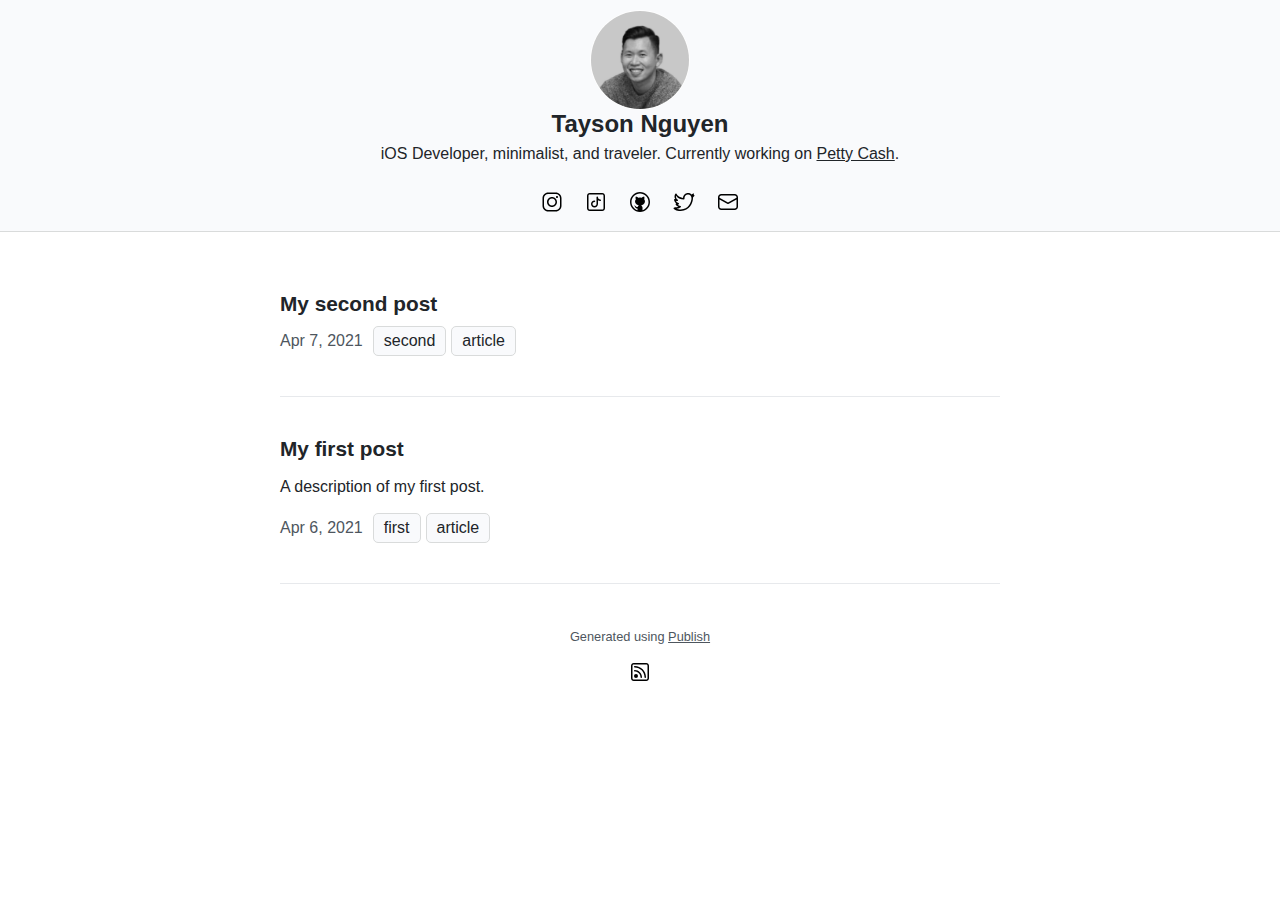
<file: index.html>
<!DOCTYPE html><html lang="en"><head><meta charset="UTF-8"/><meta name="og:site_name" content="Tayson Nguyen"/><link rel="canonical" href="https://tayson.dev"/><meta name="twitter:url" content="https://tayson.dev"/><meta name="og:url" content="https://tayson.dev"/><title>Tayson Nguyen</title><meta name="twitter:title" content="Tayson Nguyen"/><meta name="og:title" content="Tayson Nguyen"/><meta name="description" content="iOS Developer, minimalist, and traveler. Currently working on [Petty Cash](https://pettycash.app)."/><meta name="twitter:description" content="iOS Developer, minimalist, and traveler. Currently working on [Petty Cash](https://pettycash.app)."/><meta name="og:description" content="iOS Developer, minimalist, and traveler. Currently working on [Petty Cash](https://pettycash.app)."/><meta name="twitter:card" content="summary"/><link rel="stylesheet" href="/styles.css" type="text/css"/><meta name="viewport" content="width=device-width, initial-scale=1.0"/><link rel="shortcut icon" href="/images/favicon.png" type="image/png"/><link rel="alternate" href="/feed.rss" type="application/rss+xml" title="Subscribe to Tayson Nguyen"/><!-- Global site tag (gtag.js) - Google Analytics -->
<script async src="https://www.googletagmanager.com/gtag/js?id=G-JK9DRKP7HV"></script>
<script>
  window.dataLayer = window.dataLayer || [];
  function gtag(){dataLayer.push(arguments);}
  gtag('js', new Date());

  gtag('config', 'G-JK9DRKP7HV');
</script></head><body><header><div class="wrapper"><a href="/"><img class="avatar" src="/images/avatar.png"/></a><a class="site-name" href="/">Tayson Nguyen</a><div class="description"><p>iOS Developer, minimalist, and traveler. Currently working on <a href="https://pettycash.app">Petty Cash</a>.</p></div><nav><ul><li><a href="https://instagram.com/taysondev"><img src="/icons/instagram.svg"/></a></li><li><a href="https://tiktok.com/@taysondev"><img src="/icons/tiktok.svg"/></a></li><li><a href="https://github.com/tayson"><img src="/icons/github.svg"/></a></li><li><a href="https://twitter.com/taysondev"><img src="/icons/twitter.svg"/></a></li><li><a href="mailto:tayson@tayson.dev"><img src="/icons/envelope.svg"/></a></li></ul></nav></div></header><div class="wrapper"><ul class="item-list"><li><article><h1><a href="/posts/second-post">My second post</a></h1><p></p><span class="post-date">Apr 7, 2021</span><ul class="tag-list"><li><a href="/tags/second">second</a></li><li><a href="/tags/article">article</a></li></ul></article><hr/></li><li><article><h1><a href="/posts/first-post">My first post</a></h1><p>A description of my first post.</p><span class="post-date">Apr 6, 2021</span><ul class="tag-list"><li><a href="/tags/first">first</a></li><li><a href="/tags/article">article</a></li></ul></article><hr/></li></ul></div><footer><p>Generated using <a href="https://github.com/johnsundell/publish">Publish</a></p><p><a href="/feed.rss"><img src="/icons/rss.svg"/></a></p></footer></body></html>
</file>
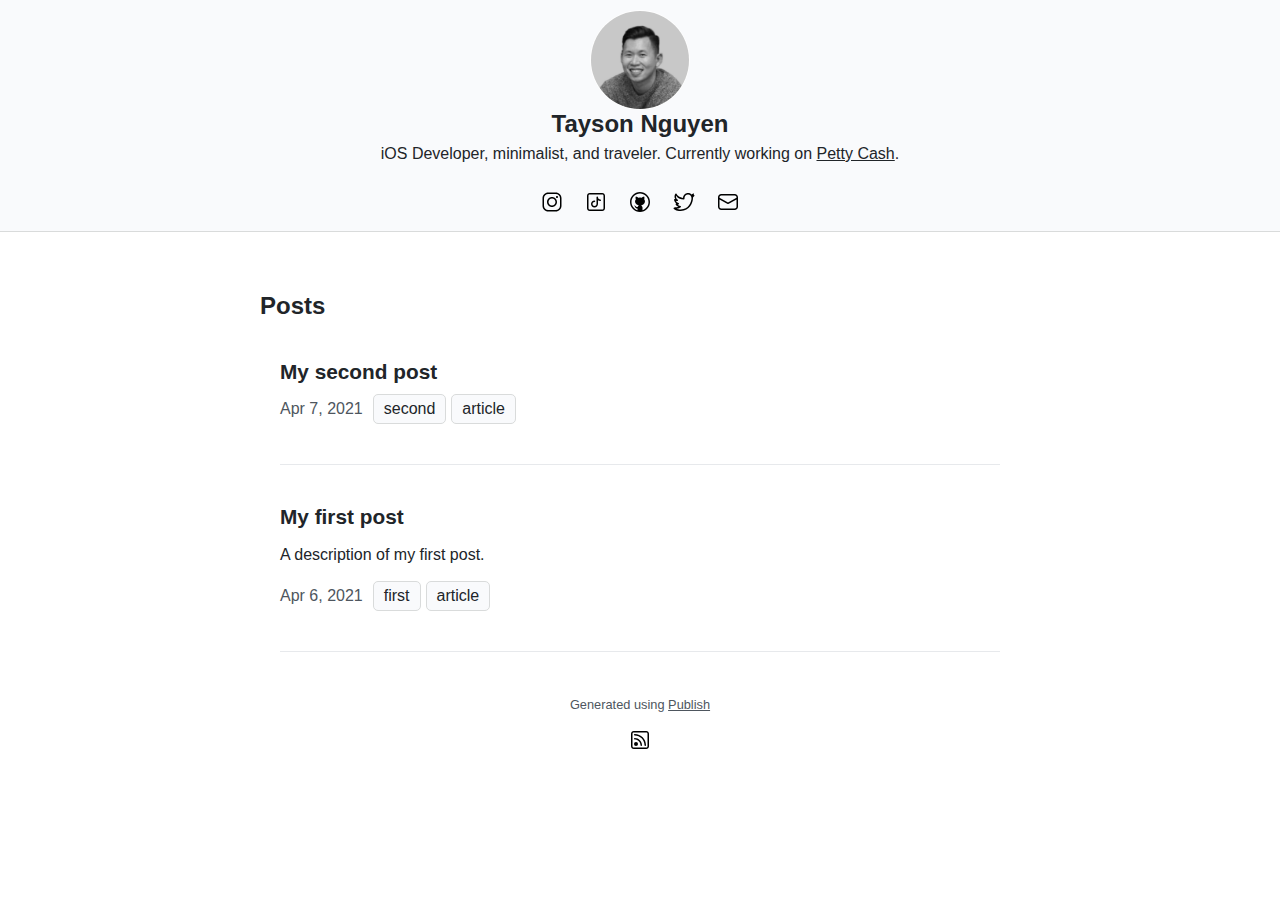
<file: posts/index.html>
<!DOCTYPE html><html lang="en"><head><meta charset="UTF-8"/><meta name="og:site_name" content="Tayson Nguyen"/><link rel="canonical" href="https://tayson.dev/posts"/><meta name="twitter:url" content="https://tayson.dev/posts"/><meta name="og:url" content="https://tayson.dev/posts"/><title>Posts | Tayson Nguyen</title><meta name="twitter:title" content="Posts | Tayson Nguyen"/><meta name="og:title" content="Posts | Tayson Nguyen"/><meta name="description" content="iOS Developer, minimalist, and traveler. Currently working on [Petty Cash](https://pettycash.app)."/><meta name="twitter:description" content="iOS Developer, minimalist, and traveler. Currently working on [Petty Cash](https://pettycash.app)."/><meta name="og:description" content="iOS Developer, minimalist, and traveler. Currently working on [Petty Cash](https://pettycash.app)."/><meta name="twitter:card" content="summary"/><link rel="stylesheet" href="/styles.css" type="text/css"/><meta name="viewport" content="width=device-width, initial-scale=1.0"/><link rel="shortcut icon" href="/images/favicon.png" type="image/png"/><link rel="alternate" href="/feed.rss" type="application/rss+xml" title="Subscribe to Tayson Nguyen"/><!-- Global site tag (gtag.js) - Google Analytics -->
<script async src="https://www.googletagmanager.com/gtag/js?id=G-JK9DRKP7HV"></script>
<script>
  window.dataLayer = window.dataLayer || [];
  function gtag(){dataLayer.push(arguments);}
  gtag('js', new Date());

  gtag('config', 'G-JK9DRKP7HV');
</script></head><body><header><div class="wrapper"><a href="/"><img class="avatar" src="/images/avatar.png"/></a><a class="site-name" href="/">Tayson Nguyen</a><div class="description"><p>iOS Developer, minimalist, and traveler. Currently working on <a href="https://pettycash.app">Petty Cash</a>.</p></div><nav><ul><li><a href="https://instagram.com/taysondev"><img src="/icons/instagram.svg"/></a></li><li><a href="https://tiktok.com/@taysondev"><img src="/icons/tiktok.svg"/></a></li><li><a href="https://github.com/tayson"><img src="/icons/github.svg"/></a></li><li><a href="https://twitter.com/taysondev"><img src="/icons/twitter.svg"/></a></li><li><a href="mailto:tayson@tayson.dev"><img src="/icons/envelope.svg"/></a></li></ul></nav></div></header><div class="wrapper"><h2>Posts</h2><ul class="item-list"><li><article><h1><a href="/posts/second-post">My second post</a></h1><p></p><span class="post-date">Apr 7, 2021</span><ul class="tag-list"><li><a href="/tags/second">second</a></li><li><a href="/tags/article">article</a></li></ul></article><hr/></li><li><article><h1><a href="/posts/first-post">My first post</a></h1><p>A description of my first post.</p><span class="post-date">Apr 6, 2021</span><ul class="tag-list"><li><a href="/tags/first">first</a></li><li><a href="/tags/article">article</a></li></ul></article><hr/></li></ul></div><footer><p>Generated using <a href="https://github.com/johnsundell/publish">Publish</a></p><p><a href="/feed.rss"><img src="/icons/rss.svg"/></a></p></footer></body></html>
</file>
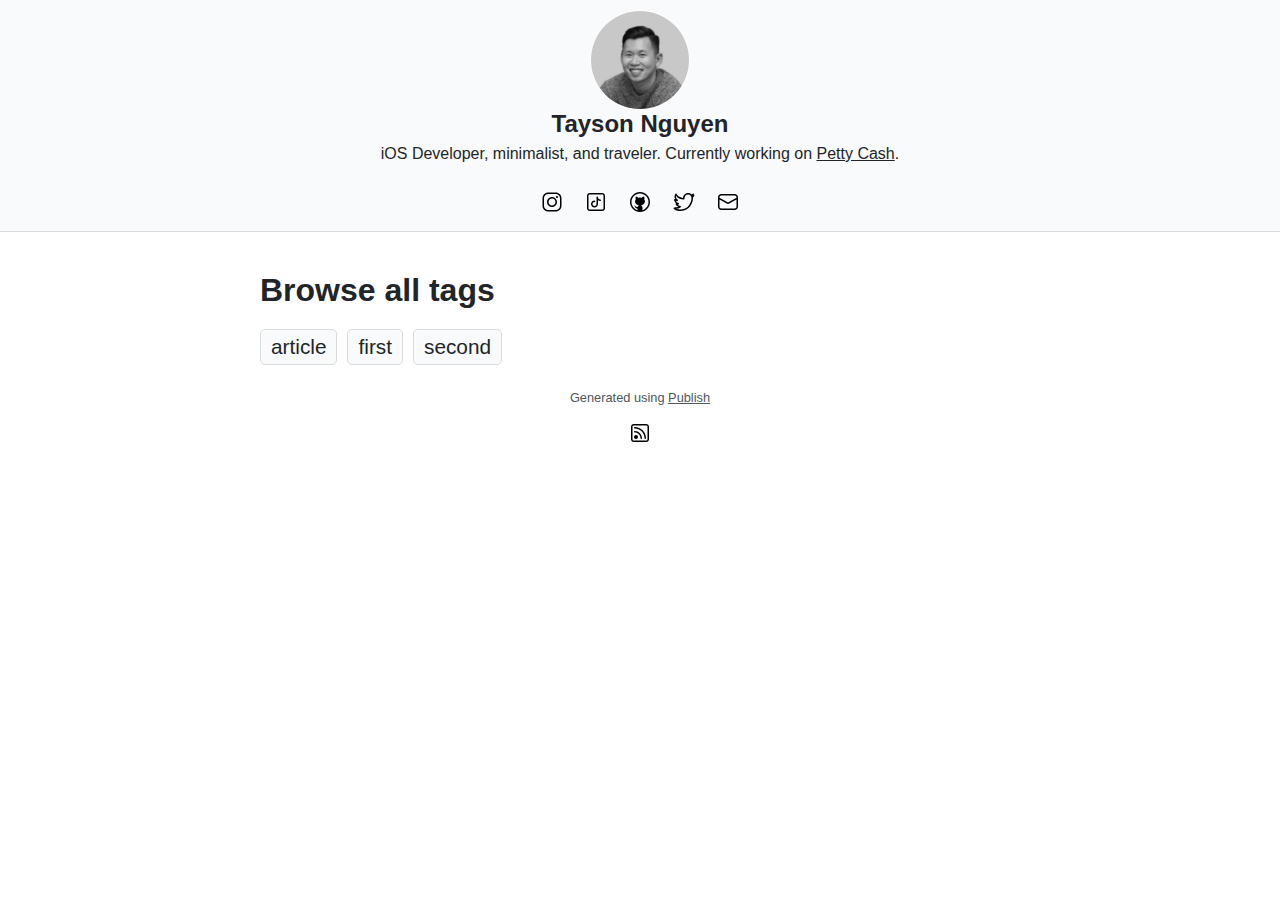
<file: tags/index.html>
<!DOCTYPE html><html lang="en"><head><meta charset="UTF-8"/><meta name="og:site_name" content="Tayson Nguyen"/><link rel="canonical" href="https://tayson.dev/tags"/><meta name="twitter:url" content="https://tayson.dev/tags"/><meta name="og:url" content="https://tayson.dev/tags"/><title>Tayson Nguyen</title><meta name="twitter:title" content="Tayson Nguyen"/><meta name="og:title" content="Tayson Nguyen"/><meta name="description" content="iOS Developer, minimalist, and traveler. Currently working on [Petty Cash](https://pettycash.app)."/><meta name="twitter:description" content="iOS Developer, minimalist, and traveler. Currently working on [Petty Cash](https://pettycash.app)."/><meta name="og:description" content="iOS Developer, minimalist, and traveler. Currently working on [Petty Cash](https://pettycash.app)."/><meta name="twitter:card" content="summary"/><link rel="stylesheet" href="/styles.css" type="text/css"/><meta name="viewport" content="width=device-width, initial-scale=1.0"/><link rel="shortcut icon" href="/images/favicon.png" type="image/png"/><link rel="alternate" href="/feed.rss" type="application/rss+xml" title="Subscribe to Tayson Nguyen"/><!-- Global site tag (gtag.js) - Google Analytics -->
<script async src="https://www.googletagmanager.com/gtag/js?id=G-JK9DRKP7HV"></script>
<script>
  window.dataLayer = window.dataLayer || [];
  function gtag(){dataLayer.push(arguments);}
  gtag('js', new Date());

  gtag('config', 'G-JK9DRKP7HV');
</script></head><body><header><div class="wrapper"><a href="/"><img class="avatar" src="/images/avatar.png"/></a><a class="site-name" href="/">Tayson Nguyen</a><div class="description"><p>iOS Developer, minimalist, and traveler. Currently working on <a href="https://pettycash.app">Petty Cash</a>.</p></div><nav><ul><li><a href="https://instagram.com/taysondev"><img src="/icons/instagram.svg"/></a></li><li><a href="https://tiktok.com/@taysondev"><img src="/icons/tiktok.svg"/></a></li><li><a href="https://github.com/tayson"><img src="/icons/github.svg"/></a></li><li><a href="https://twitter.com/taysondev"><img src="/icons/twitter.svg"/></a></li><li><a href="mailto:tayson@tayson.dev"><img src="/icons/envelope.svg"/></a></li></ul></nav></div></header><div class="wrapper"><h1>Browse all tags</h1><ul class="all-tags"><li class="tag"><a href="/tags/article">article</a></li><li class="tag"><a href="/tags/first">first</a></li><li class="tag"><a href="/tags/second">second</a></li></ul></div><footer><p>Generated using <a href="https://github.com/johnsundell/publish">Publish</a></p><p><a href="/feed.rss"><img src="/icons/rss.svg"/></a></p></footer></body></html>
</file>
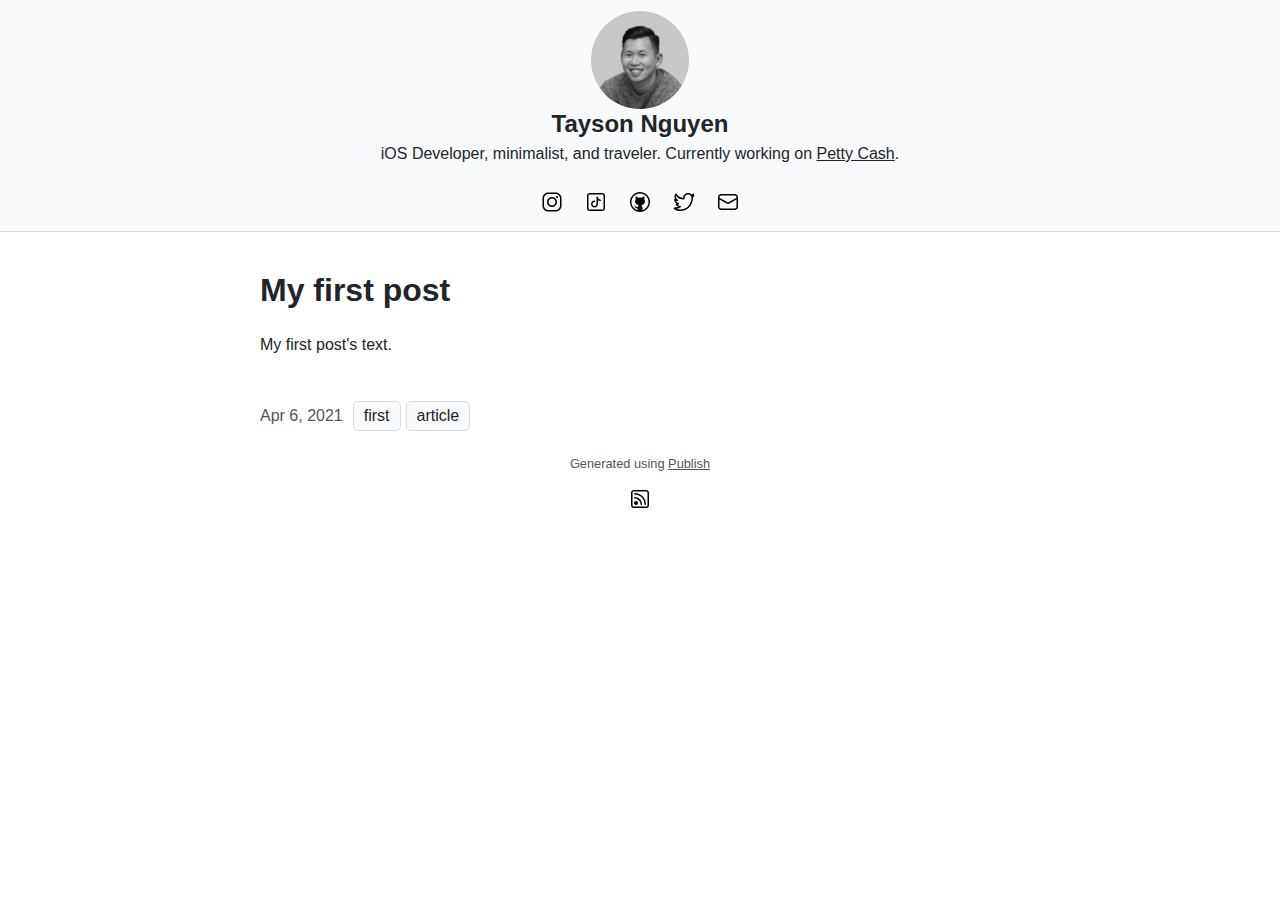
<file: posts/first-post/index.html>
<!DOCTYPE html><html lang="en"><head><meta charset="UTF-8"/><meta name="og:site_name" content="Tayson Nguyen"/><link rel="canonical" href="https://tayson.dev/posts/first-post"/><meta name="twitter:url" content="https://tayson.dev/posts/first-post"/><meta name="og:url" content="https://tayson.dev/posts/first-post"/><title>My first post | Tayson Nguyen</title><meta name="twitter:title" content="My first post | Tayson Nguyen"/><meta name="og:title" content="My first post | Tayson Nguyen"/><meta name="description" content="A description of my first post."/><meta name="twitter:description" content="A description of my first post."/><meta name="og:description" content="A description of my first post."/><meta name="twitter:card" content="summary"/><link rel="stylesheet" href="/styles.css" type="text/css"/><meta name="viewport" content="width=device-width, initial-scale=1.0"/><link rel="shortcut icon" href="/images/favicon.png" type="image/png"/><link rel="alternate" href="/feed.rss" type="application/rss+xml" title="Subscribe to Tayson Nguyen"/><!-- Global site tag (gtag.js) - Google Analytics -->
<script async src="https://www.googletagmanager.com/gtag/js?id=G-JK9DRKP7HV"></script>
<script>
  window.dataLayer = window.dataLayer || [];
  function gtag(){dataLayer.push(arguments);}
  gtag('js', new Date());

  gtag('config', 'G-JK9DRKP7HV');
</script></head><body class="item-page"><header><div class="wrapper"><a href="/"><img class="avatar" src="/images/avatar.png"/></a><a class="site-name" href="/">Tayson Nguyen</a><div class="description"><p>iOS Developer, minimalist, and traveler. Currently working on <a href="https://pettycash.app">Petty Cash</a>.</p></div><nav><ul><li><a href="https://instagram.com/taysondev"><img src="/icons/instagram.svg"/></a></li><li><a href="https://tiktok.com/@taysondev"><img src="/icons/tiktok.svg"/></a></li><li><a href="https://github.com/tayson"><img src="/icons/github.svg"/></a></li><li><a href="https://twitter.com/taysondev"><img src="/icons/twitter.svg"/></a></li><li><a href="mailto:tayson@tayson.dev"><img src="/icons/envelope.svg"/></a></li></ul></nav></div></header><div class="wrapper"><article><div class="content"><h1>My first post</h1><p>My first post's text.</p></div><span class="post-date">Apr 6, 2021</span><ul class="tag-list"><li><a href="/tags/first">first</a></li><li><a href="/tags/article">article</a></li></ul></article></div><footer><p>Generated using <a href="https://github.com/johnsundell/publish">Publish</a></p><p><a href="/feed.rss"><img src="/icons/rss.svg"/></a></p></footer></body></html>
</file>
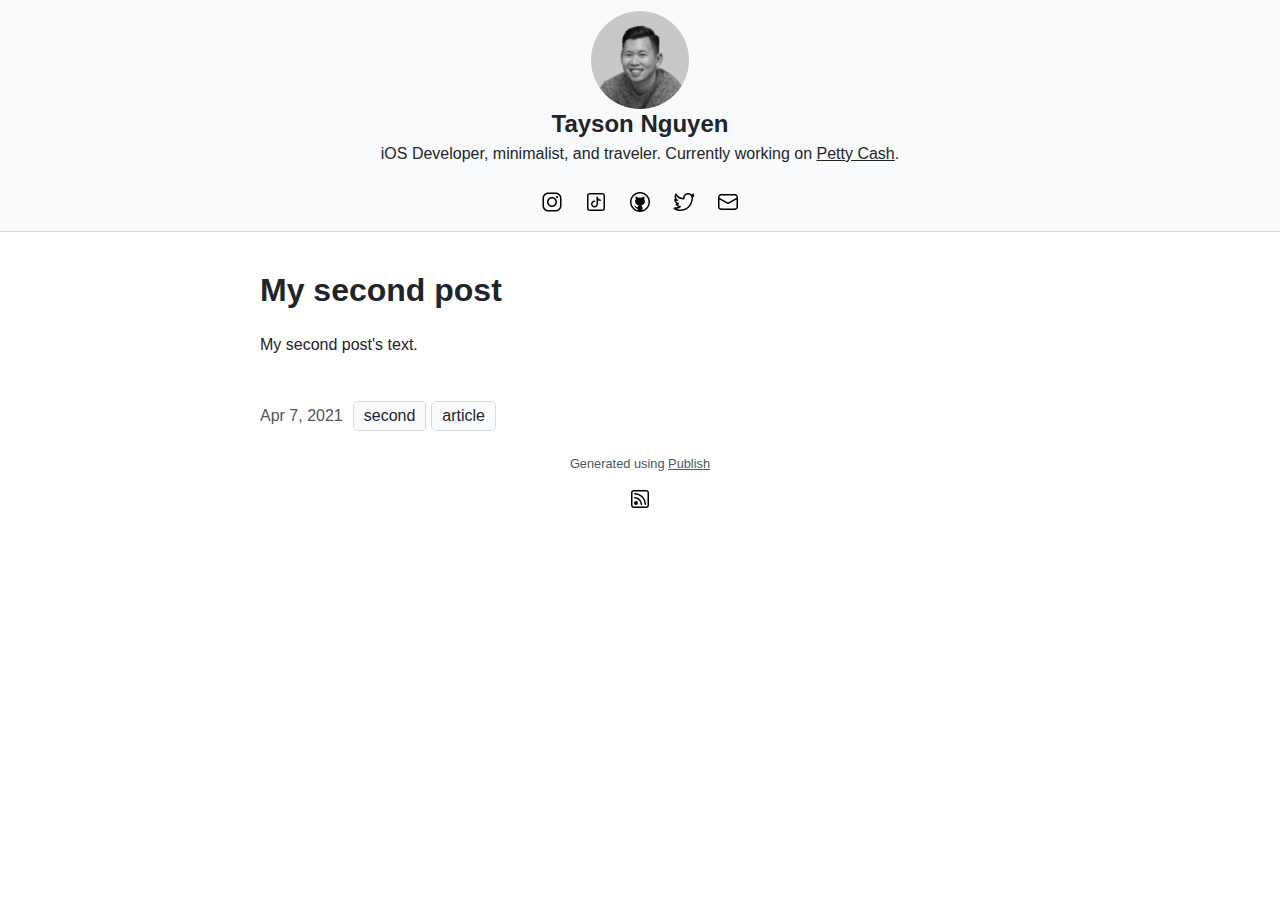
<file: posts/second-post/index.html>
<!DOCTYPE html><html lang="en"><head><meta charset="UTF-8"/><meta name="og:site_name" content="Tayson Nguyen"/><link rel="canonical" href="https://tayson.dev/posts/second-post"/><meta name="twitter:url" content="https://tayson.dev/posts/second-post"/><meta name="og:url" content="https://tayson.dev/posts/second-post"/><title>My second post | Tayson Nguyen</title><meta name="twitter:title" content="My second post | Tayson Nguyen"/><meta name="og:title" content="My second post | Tayson Nguyen"/><meta name="description" content="iOS Developer, minimalist, and traveler. Currently working on [Petty Cash](https://pettycash.app)."/><meta name="twitter:description" content="iOS Developer, minimalist, and traveler. Currently working on [Petty Cash](https://pettycash.app)."/><meta name="og:description" content="iOS Developer, minimalist, and traveler. Currently working on [Petty Cash](https://pettycash.app)."/><meta name="twitter:card" content="summary"/><link rel="stylesheet" href="/styles.css" type="text/css"/><meta name="viewport" content="width=device-width, initial-scale=1.0"/><link rel="shortcut icon" href="/images/favicon.png" type="image/png"/><link rel="alternate" href="/feed.rss" type="application/rss+xml" title="Subscribe to Tayson Nguyen"/><!-- Global site tag (gtag.js) - Google Analytics -->
<script async src="https://www.googletagmanager.com/gtag/js?id=G-JK9DRKP7HV"></script>
<script>
  window.dataLayer = window.dataLayer || [];
  function gtag(){dataLayer.push(arguments);}
  gtag('js', new Date());

  gtag('config', 'G-JK9DRKP7HV');
</script></head><body class="item-page"><header><div class="wrapper"><a href="/"><img class="avatar" src="/images/avatar.png"/></a><a class="site-name" href="/">Tayson Nguyen</a><div class="description"><p>iOS Developer, minimalist, and traveler. Currently working on <a href="https://pettycash.app">Petty Cash</a>.</p></div><nav><ul><li><a href="https://instagram.com/taysondev"><img src="/icons/instagram.svg"/></a></li><li><a href="https://tiktok.com/@taysondev"><img src="/icons/tiktok.svg"/></a></li><li><a href="https://github.com/tayson"><img src="/icons/github.svg"/></a></li><li><a href="https://twitter.com/taysondev"><img src="/icons/twitter.svg"/></a></li><li><a href="mailto:tayson@tayson.dev"><img src="/icons/envelope.svg"/></a></li></ul></nav></div></header><div class="wrapper"><article><div class="content"><h1>My second post</h1><p>My second post's text.</p></div><span class="post-date">Apr 7, 2021</span><ul class="tag-list"><li><a href="/tags/second">second</a></li><li><a href="/tags/article">article</a></li></ul></article></div><footer><p>Generated using <a href="https://github.com/johnsundell/publish">Publish</a></p><p><a href="/feed.rss"><img src="/icons/rss.svg"/></a></p></footer></body></html>
</file>
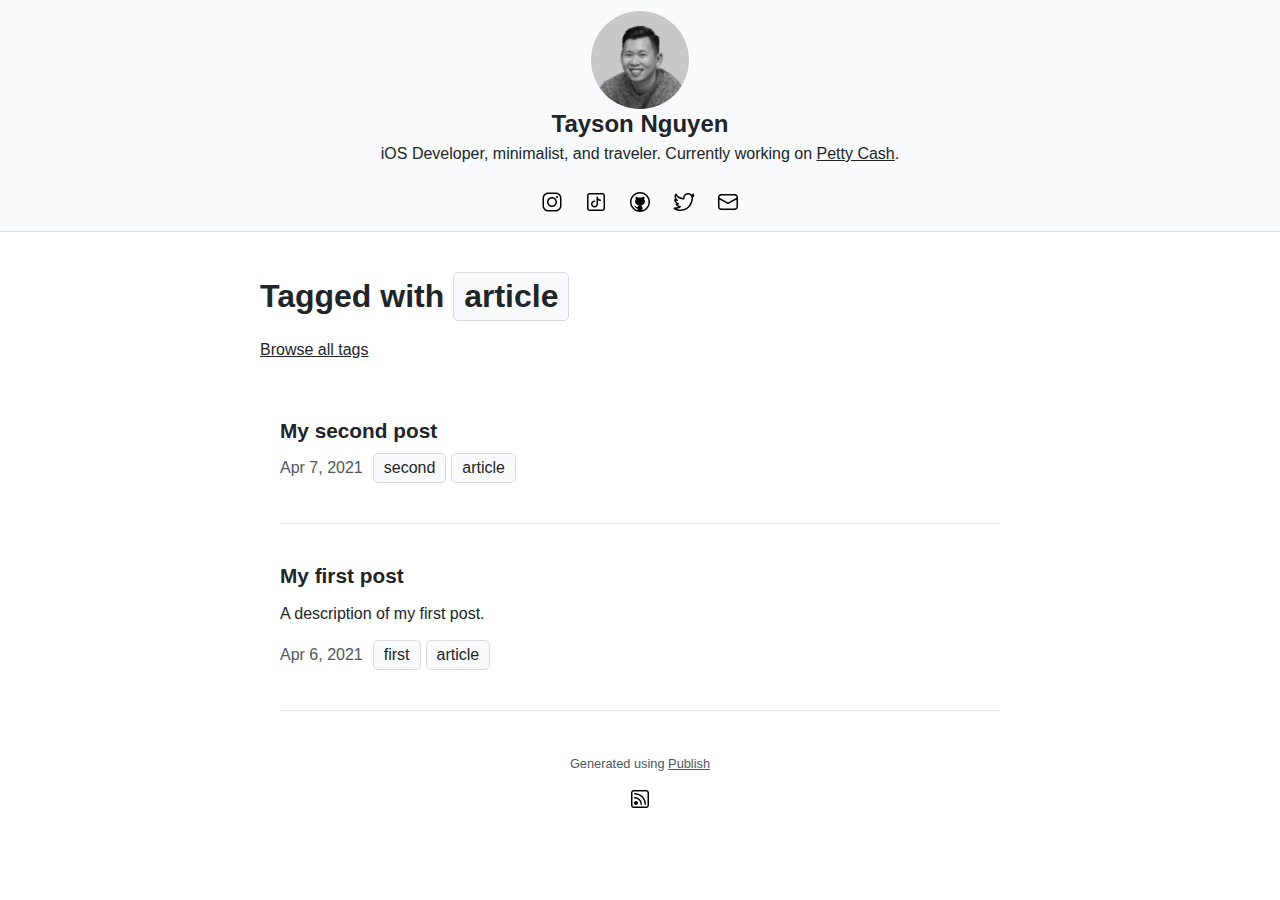
<file: tags/article/index.html>
<!DOCTYPE html><html lang="en"><head><meta charset="UTF-8"/><meta name="og:site_name" content="Tayson Nguyen"/><link rel="canonical" href="https://tayson.dev/tags/article"/><meta name="twitter:url" content="https://tayson.dev/tags/article"/><meta name="og:url" content="https://tayson.dev/tags/article"/><title>Tayson Nguyen</title><meta name="twitter:title" content="Tayson Nguyen"/><meta name="og:title" content="Tayson Nguyen"/><meta name="description" content="iOS Developer, minimalist, and traveler. Currently working on [Petty Cash](https://pettycash.app)."/><meta name="twitter:description" content="iOS Developer, minimalist, and traveler. Currently working on [Petty Cash](https://pettycash.app)."/><meta name="og:description" content="iOS Developer, minimalist, and traveler. Currently working on [Petty Cash](https://pettycash.app)."/><meta name="twitter:card" content="summary"/><link rel="stylesheet" href="/styles.css" type="text/css"/><meta name="viewport" content="width=device-width, initial-scale=1.0"/><link rel="shortcut icon" href="/images/favicon.png" type="image/png"/><link rel="alternate" href="/feed.rss" type="application/rss+xml" title="Subscribe to Tayson Nguyen"/><!-- Global site tag (gtag.js) - Google Analytics -->
<script async src="https://www.googletagmanager.com/gtag/js?id=G-JK9DRKP7HV"></script>
<script>
  window.dataLayer = window.dataLayer || [];
  function gtag(){dataLayer.push(arguments);}
  gtag('js', new Date());

  gtag('config', 'G-JK9DRKP7HV');
</script></head><body><header><div class="wrapper"><a href="/"><img class="avatar" src="/images/avatar.png"/></a><a class="site-name" href="/">Tayson Nguyen</a><div class="description"><p>iOS Developer, minimalist, and traveler. Currently working on <a href="https://pettycash.app">Petty Cash</a>.</p></div><nav><ul><li><a href="https://instagram.com/taysondev"><img src="/icons/instagram.svg"/></a></li><li><a href="https://tiktok.com/@taysondev"><img src="/icons/tiktok.svg"/></a></li><li><a href="https://github.com/tayson"><img src="/icons/github.svg"/></a></li><li><a href="https://twitter.com/taysondev"><img src="/icons/twitter.svg"/></a></li><li><a href="mailto:tayson@tayson.dev"><img src="/icons/envelope.svg"/></a></li></ul></nav></div></header><div class="wrapper"><h1>Tagged with <span class="tag">article</span></h1><a class="browse-all" href="/tags">Browse all tags</a><ul class="item-list"><li><article><h1><a href="/posts/second-post">My second post</a></h1><p></p><span class="post-date">Apr 7, 2021</span><ul class="tag-list"><li><a href="/tags/second">second</a></li><li><a href="/tags/article">article</a></li></ul></article><hr/></li><li><article><h1><a href="/posts/first-post">My first post</a></h1><p>A description of my first post.</p><span class="post-date">Apr 6, 2021</span><ul class="tag-list"><li><a href="/tags/first">first</a></li><li><a href="/tags/article">article</a></li></ul></article><hr/></li></ul></div><footer><p>Generated using <a href="https://github.com/johnsundell/publish">Publish</a></p><p><a href="/feed.rss"><img src="/icons/rss.svg"/></a></p></footer></body></html>
</file>
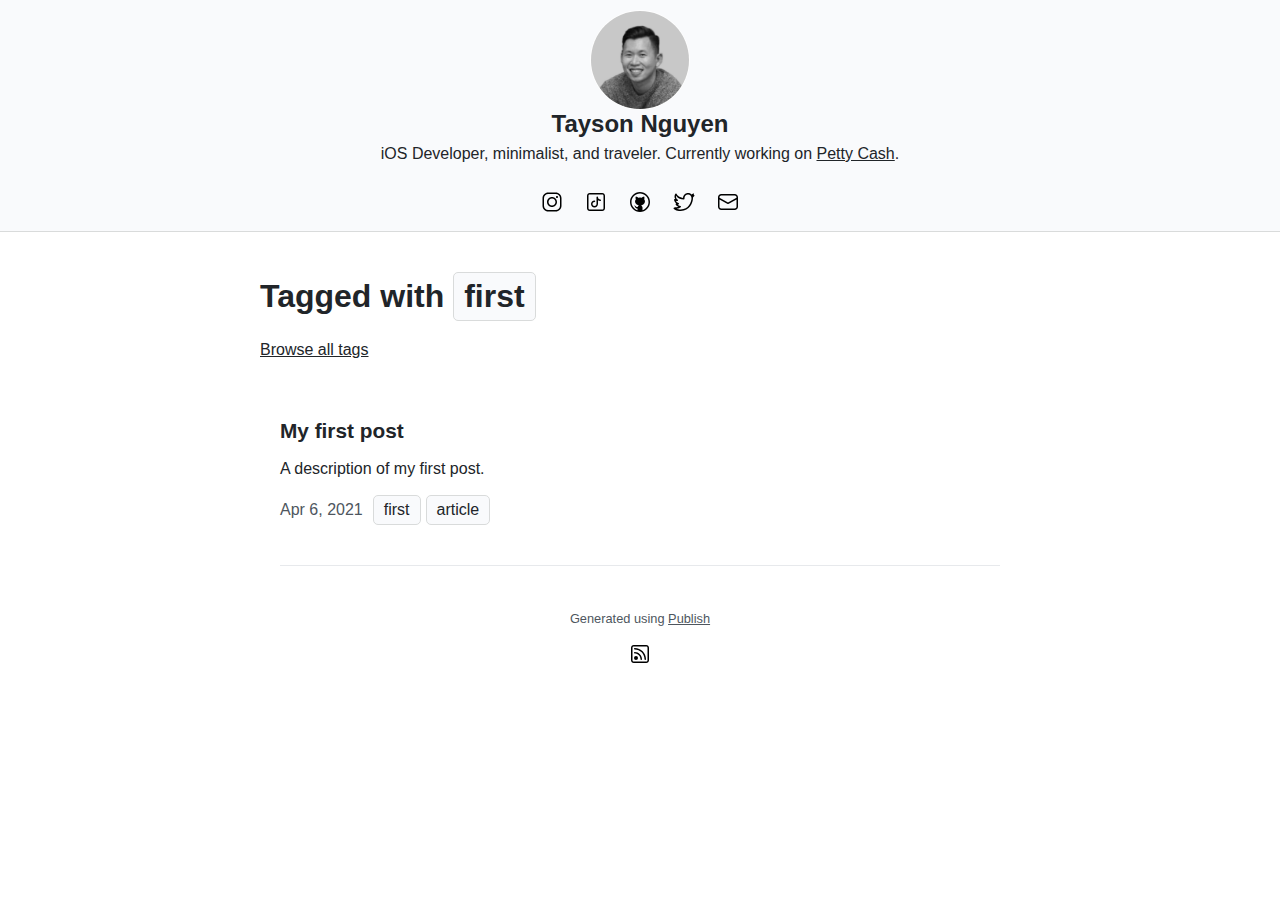
<file: tags/first/index.html>
<!DOCTYPE html><html lang="en"><head><meta charset="UTF-8"/><meta name="og:site_name" content="Tayson Nguyen"/><link rel="canonical" href="https://tayson.dev/tags/first"/><meta name="twitter:url" content="https://tayson.dev/tags/first"/><meta name="og:url" content="https://tayson.dev/tags/first"/><title>Tayson Nguyen</title><meta name="twitter:title" content="Tayson Nguyen"/><meta name="og:title" content="Tayson Nguyen"/><meta name="description" content="iOS Developer, minimalist, and traveler. Currently working on [Petty Cash](https://pettycash.app)."/><meta name="twitter:description" content="iOS Developer, minimalist, and traveler. Currently working on [Petty Cash](https://pettycash.app)."/><meta name="og:description" content="iOS Developer, minimalist, and traveler. Currently working on [Petty Cash](https://pettycash.app)."/><meta name="twitter:card" content="summary"/><link rel="stylesheet" href="/styles.css" type="text/css"/><meta name="viewport" content="width=device-width, initial-scale=1.0"/><link rel="shortcut icon" href="/images/favicon.png" type="image/png"/><link rel="alternate" href="/feed.rss" type="application/rss+xml" title="Subscribe to Tayson Nguyen"/><!-- Global site tag (gtag.js) - Google Analytics -->
<script async src="https://www.googletagmanager.com/gtag/js?id=G-JK9DRKP7HV"></script>
<script>
  window.dataLayer = window.dataLayer || [];
  function gtag(){dataLayer.push(arguments);}
  gtag('js', new Date());

  gtag('config', 'G-JK9DRKP7HV');
</script></head><body><header><div class="wrapper"><a href="/"><img class="avatar" src="/images/avatar.png"/></a><a class="site-name" href="/">Tayson Nguyen</a><div class="description"><p>iOS Developer, minimalist, and traveler. Currently working on <a href="https://pettycash.app">Petty Cash</a>.</p></div><nav><ul><li><a href="https://instagram.com/taysondev"><img src="/icons/instagram.svg"/></a></li><li><a href="https://tiktok.com/@taysondev"><img src="/icons/tiktok.svg"/></a></li><li><a href="https://github.com/tayson"><img src="/icons/github.svg"/></a></li><li><a href="https://twitter.com/taysondev"><img src="/icons/twitter.svg"/></a></li><li><a href="mailto:tayson@tayson.dev"><img src="/icons/envelope.svg"/></a></li></ul></nav></div></header><div class="wrapper"><h1>Tagged with <span class="tag">first</span></h1><a class="browse-all" href="/tags">Browse all tags</a><ul class="item-list"><li><article><h1><a href="/posts/first-post">My first post</a></h1><p>A description of my first post.</p><span class="post-date">Apr 6, 2021</span><ul class="tag-list"><li><a href="/tags/first">first</a></li><li><a href="/tags/article">article</a></li></ul></article><hr/></li></ul></div><footer><p>Generated using <a href="https://github.com/johnsundell/publish">Publish</a></p><p><a href="/feed.rss"><img src="/icons/rss.svg"/></a></p></footer></body></html>
</file>
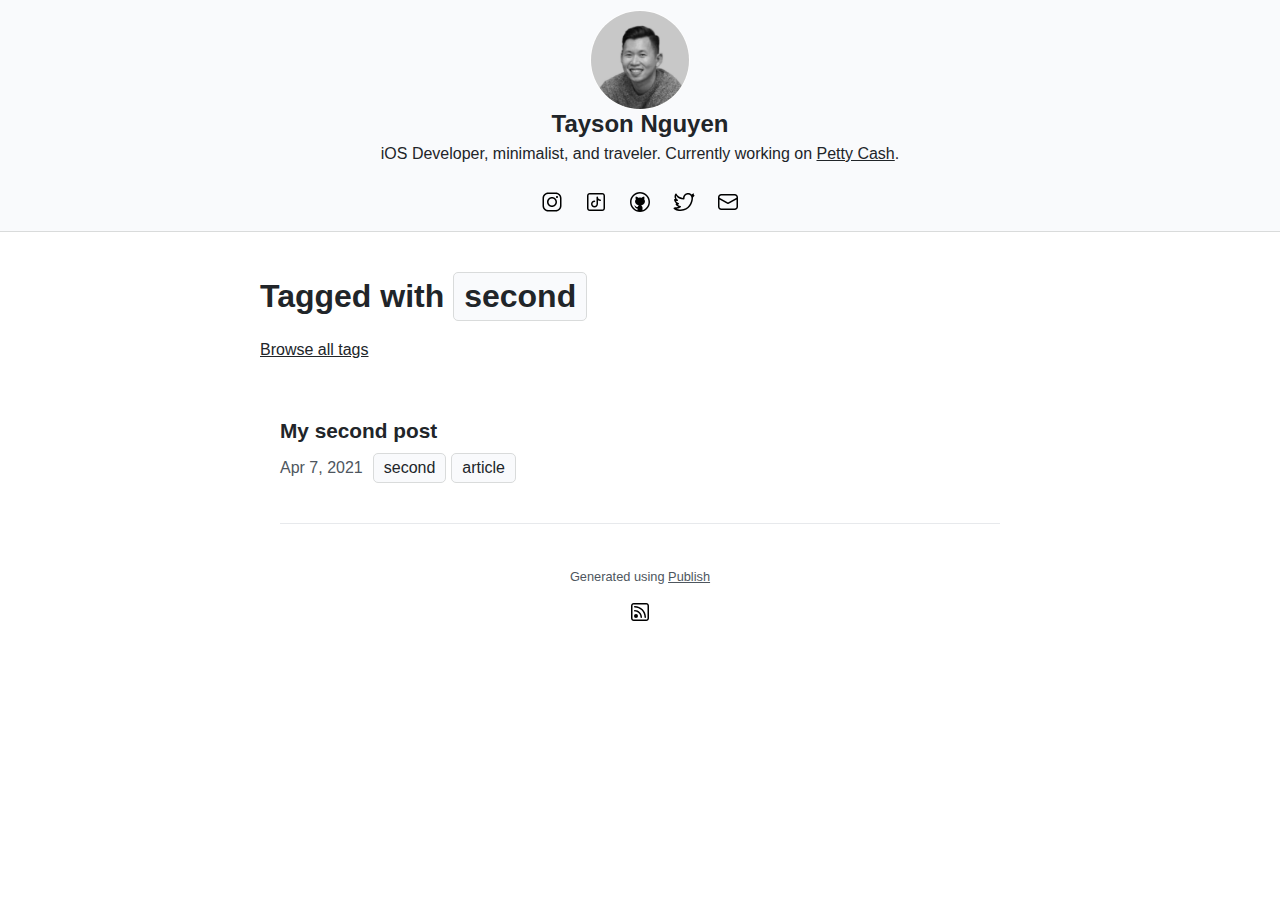
<file: tags/second/index.html>
<!DOCTYPE html><html lang="en"><head><meta charset="UTF-8"/><meta name="og:site_name" content="Tayson Nguyen"/><link rel="canonical" href="https://tayson.dev/tags/second"/><meta name="twitter:url" content="https://tayson.dev/tags/second"/><meta name="og:url" content="https://tayson.dev/tags/second"/><title>Tayson Nguyen</title><meta name="twitter:title" content="Tayson Nguyen"/><meta name="og:title" content="Tayson Nguyen"/><meta name="description" content="iOS Developer, minimalist, and traveler. Currently working on [Petty Cash](https://pettycash.app)."/><meta name="twitter:description" content="iOS Developer, minimalist, and traveler. Currently working on [Petty Cash](https://pettycash.app)."/><meta name="og:description" content="iOS Developer, minimalist, and traveler. Currently working on [Petty Cash](https://pettycash.app)."/><meta name="twitter:card" content="summary"/><link rel="stylesheet" href="/styles.css" type="text/css"/><meta name="viewport" content="width=device-width, initial-scale=1.0"/><link rel="shortcut icon" href="/images/favicon.png" type="image/png"/><link rel="alternate" href="/feed.rss" type="application/rss+xml" title="Subscribe to Tayson Nguyen"/><!-- Global site tag (gtag.js) - Google Analytics -->
<script async src="https://www.googletagmanager.com/gtag/js?id=G-JK9DRKP7HV"></script>
<script>
  window.dataLayer = window.dataLayer || [];
  function gtag(){dataLayer.push(arguments);}
  gtag('js', new Date());

  gtag('config', 'G-JK9DRKP7HV');
</script></head><body><header><div class="wrapper"><a href="/"><img class="avatar" src="/images/avatar.png"/></a><a class="site-name" href="/">Tayson Nguyen</a><div class="description"><p>iOS Developer, minimalist, and traveler. Currently working on <a href="https://pettycash.app">Petty Cash</a>.</p></div><nav><ul><li><a href="https://instagram.com/taysondev"><img src="/icons/instagram.svg"/></a></li><li><a href="https://tiktok.com/@taysondev"><img src="/icons/tiktok.svg"/></a></li><li><a href="https://github.com/tayson"><img src="/icons/github.svg"/></a></li><li><a href="https://twitter.com/taysondev"><img src="/icons/twitter.svg"/></a></li><li><a href="mailto:tayson@tayson.dev"><img src="/icons/envelope.svg"/></a></li></ul></nav></div></header><div class="wrapper"><h1>Tagged with <span class="tag">second</span></h1><a class="browse-all" href="/tags">Browse all tags</a><ul class="item-list"><li><article><h1><a href="/posts/second-post">My second post</a></h1><p></p><span class="post-date">Apr 7, 2021</span><ul class="tag-list"><li><a href="/tags/second">second</a></li><li><a href="/tags/article">article</a></li></ul></article><hr/></li></ul></div><footer><p>Generated using <a href="https://github.com/johnsundell/publish">Publish</a></p><p><a href="/feed.rss"><img src="/icons/rss.svg"/></a></p></footer></body></html>
</file>
<file: styles.css>
* {
    margin: 0;
    padding: 0;
    box-sizing: border-box;
}

body {
    background: #fff;
    color: rgb(33,37,41);
    font-family: -apple-system, BlinkMacSystemFont, "Segoe UI", Roboto, Helvetica, Arial, sans-serif, "Apple Color Emoji", "Segoe UI Emoji", "Segoe UI Symbol";
    text-align: center;
}

.wrapper {
    max-width: 800px;
    margin-left: auto;
    margin-right: auto;
    padding: 20px;
    text-align: left;
    margin-top: 20px;
}

header {
    background-color: rgb(249,250,252);
    border-style: solid;
    border-color: rgb(217,219,219);
    border-width: 0px 0px 1px 0px;
}

header .wrapper {
    text-align: center;
    margin-top: 0px;
    padding: 10px;
}

header a {
    text-decoration: none;
}

header .site-name {
    font-size: 1.5em;
    color: rgb(33,37,41);
    font-weight: bold;
}

.description {
    margin-top: 0px;
}

.description a {
    text-decoration: underline;
}

nav {
    margin-top: 20px;
}

nav li {
    display: inline-block;
    margin: 0 10px;
    line-height: 1.5em;
}

nav li a.selected {
    font-weight: bold;
}

h1 {
    margin-bottom: 20px;
    font-size: 2em;
}

h2, h3, h4, h5, h6 {
    margin: 20px 0px;
}

p {
    margin-bottom: 10px;
    line-height: 2em;
}

a {
    color: inherit;
}

hr {
    background-color: rgb(231,233,236);
    border: none;
    height: 1px;
    margin-top: 40px;
}

.center-image {
    display: block;
    margin-left: auto;
    margin-right: auto;
}

.item-list > li {
    display: block;
    padding: 20px;
    border-radius: 5px;
    /*background-color: #eee;*/
    /*margin-bottom: 20px;*/
}

.item-list h1 {
    margin-bottom: 10px;
    font-size: 1.3em;
}

.item-list a {
    text-decoration: none;
}

.tag-list {
    margin-top: 0px;
    margin-bottom: 0px;
    display: inline-block;
}

.tag-list li,
.tag {
    display: inline-block;
    background-color: rgb(249,250,252);
    color: rgb(33,37,41);
    padding: 5px 10px;
    border-radius: 5px;
    border-style: solid;
    border-color: rgb(217,219,219);
    border-width: 1px;
    margin-right: 5px;
}

.tag-list a,
.tag a {
    text-decoration: none;
}

.item-page .tag-list {
    display: inline-block;
}

.content {
    margin-bottom: 40px;
}

.browse-all {
    display: block;
    margin-bottom: 40px;
}

.all-tags li {
    font-size: 1.3em;
    margin-right: 10px;
    padding: 5px 10px;
}

footer {
    color: rgb(78,86,94);
    font-size: 0.8em;
}

.post-date {
    color: rgb(78,86,94);
    margin-right: 10px;
}

.avatar {
    display: block;
    margin-left: auto;
    margin-right: auto;
    border-radius: 50%;
    background-color: white;
    border-style: solid;
    border-color: white;
    border-width: 1px;
    width: 100px;
    height: auto;
}

.content ul {
  padding-left: 30px;
  line-height: 2em;
  margin-bottom: 10px;
}

.content blockquote {
    border-left: 5px solid rgb(218,222,225);
    margin: 20px 0px;
    padding: 0px 10px;
    color: rgb(95,104,113);
}

.inline-code {
    font-family: SFMono-Regular, Menlo, Monaco, Consolas, "Liberation Mono", Courier, monospace;
    background-color: rgb(241,242,242);
    padding: 5px;
    border-radius: 5px;
    font-size: 0.9em;
}

pre {
    margin-bottom: 1.5em;
    background-color: rgb(245,247,249);
    padding: 16px 0;
    border-radius: 5px;
}

pre code {
    font-family: SFMono-Regular, Menlo, Monaco, Consolas, "Liberation Mono", Courier, monospace;
    display: block;
    padding: 0 20px;
    color: rgb(33,37,41);
    line-height: 1.5em;
    font-size: 0.9em;
    overflow-x: auto;
    white-space: pre;
    -webkit-overflow-scrolling: touch;
}

pre code .keyword {
    color: #e73289;
}

pre code .type {
    color: #8281ca;
}

pre code .call {
    color: #348fe5;
}

pre code .property {
    color: #21ab9d;
}

pre code .number {
    color: #db6f57;
}

pre code .string {
    color: #fa641e;
}

pre code .comment {
    color: #6b8a94;
}

pre code .dotAccess {
    color: #92b300;
}

pre code .preprocessing {
    color: #b68a00;
}
</file>
